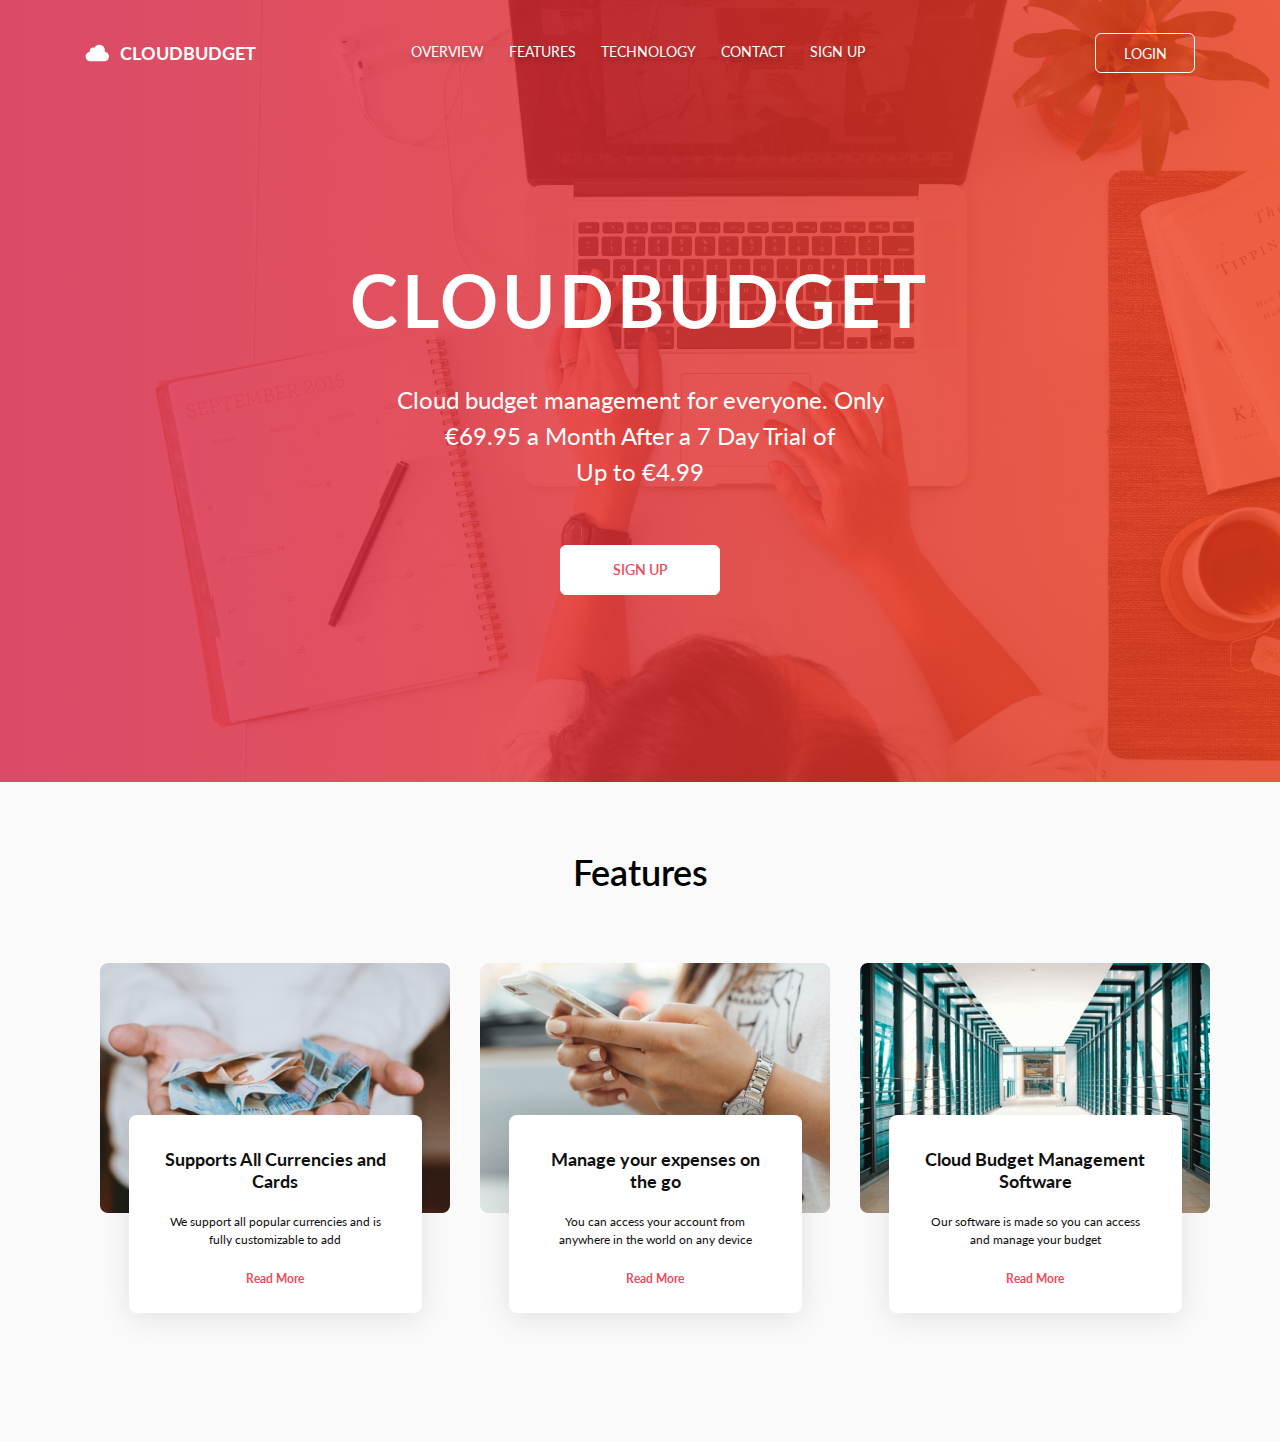
<file: index.html>
<!DOCTYPE html>
<html lang="en">
<head>
    <meta charset="UTF-8">
    <meta http-equiv="X-UA-Compatible" content="IE=edge">
    <meta name="viewport" content="width=device-width, initial-scale=1.0">
    <link rel="stylesheet" href="reset/reset.css">
    <link rel="stylesheet" href="fonts/stylesheet.css">
    <link rel="stylesheet" href="css/style.css">
    <title>CloudBudget</title>
</head>
<body>
    <header class="header-banner">
        <div class="container">
            <div class="header-row header-row__box">
                <div class="header-logo">
                    <a href="#">
                        <svg class="header-logo__icon" viewBox="0 0 26 19" fill="none" xmlns="http://www.w3.org/2000/svg">
                            <path d="M20.605 8.05005C20.605 7.61505 20.75 7.18005 20.75 6.60005C20.75 3.41005 18.14 0.800049 14.95 0.800049C12.63 0.800049 10.745 2.10505 9.73001 3.99005C9.44001 3.84505 8.86001 3.70005 8.42501 3.70005C6.39501 3.70005 4.80001 5.29505 4.80001 7.32505C4.80001 7.61505 4.80001 7.90505 4.94501 8.05005C2.33501 8.48505 0.450012 10.515 0.450012 13.125C0.450012 15.88 2.77001 18.2 5.52501 18.2H20.025C22.78 18.2 25.1 15.88 25.1 13.125C25.1 10.515 23.215 8.34005 20.605 8.05005Z" fill="white"/>
                        </svg>
                    </a>                        
                    <a class="header-logo__name">CloudBudget</a>
                </div>
                <nav>
                    <ul class="header-list">
                        <li class="header-list__item"><a href="#" class="header-list__link">OVERVIEW </a></li>
                        <li class="header-list__item"><a href="#" class="header-list__link">FEATURES</a></li>
                        <li class="header-list__item"><a href="#" class="header-list__link">TECHNOLOGY</a></li>
                        <li class="header-list__item"><a href="#" class="header-list__link">CONTACT</a></li>
                        <li class="header-list__item"><a href="#" class="header-list__link">Sign up</a></li>
                    </ul>
                </nav>            
                <a href="#" class="header header__login">login</a>
            </div>
            <div class="header-column">
                <h1 class="header-column__title">CloudBudget</h1>
                <p class="header-column__text">Cloud budget management for everyone. Only €69.95 a Month After a 7 Day Trial of</p>
                <p class="header-column__text">Up to €4.99</p>
                <a href="#" class="header-column__button">Sign Up</a>
            </div>
        </div>
    </header>
    <main class="features">
        <div class="container">
            <h2 class="block-title">Features</h2>
            <div class="cards-features">
                <article class="features-card">
                    <img src="img/features1.jpg" alt="support for all types of currencies" class="fetures-card__img">
                    <div class="card">
                        <h3 class="card__title">
                            Supports All Currencies and Cards
                        </h3>
                        <p class="card__text">
                            We support all popular currencies and is fully customizable to add
                        </p>
                        <a href="#" class="card__link">Read More</a>
                    </div>
                </article>
                <article class="features-card">
                    <img src="img/features2.jpg" alt="software support for the application" class="features-card__img">
                    <div class="card">
                        <h3 class="card__title">
                            Manage your expenses on the go
                        </h3>
                        <p class="card__text">
                            You can access your account from anywhere in the world on any device
                        </p>
                        <a href="#" class="card__link">Read More</a>
                    </div>
                </article>
                <article class="features-card">
                    <img src="img/features3.jpg" alt="Cloud Management" class="fetures-card__img">
                    <div class="card">
                        <h3 class="card__title">
                            Cloud Budget Management Software
                        </h3>
                        <p class="card__text">
                            Our software is made so you can access and manage your budget
                        </p>
                        <a href="#" class="card__link">Read More</a>
                    </div>
                </article>
            </div>
        </div>
    </main>
    <footer>

    </footer>
</body>
</html>
</file>
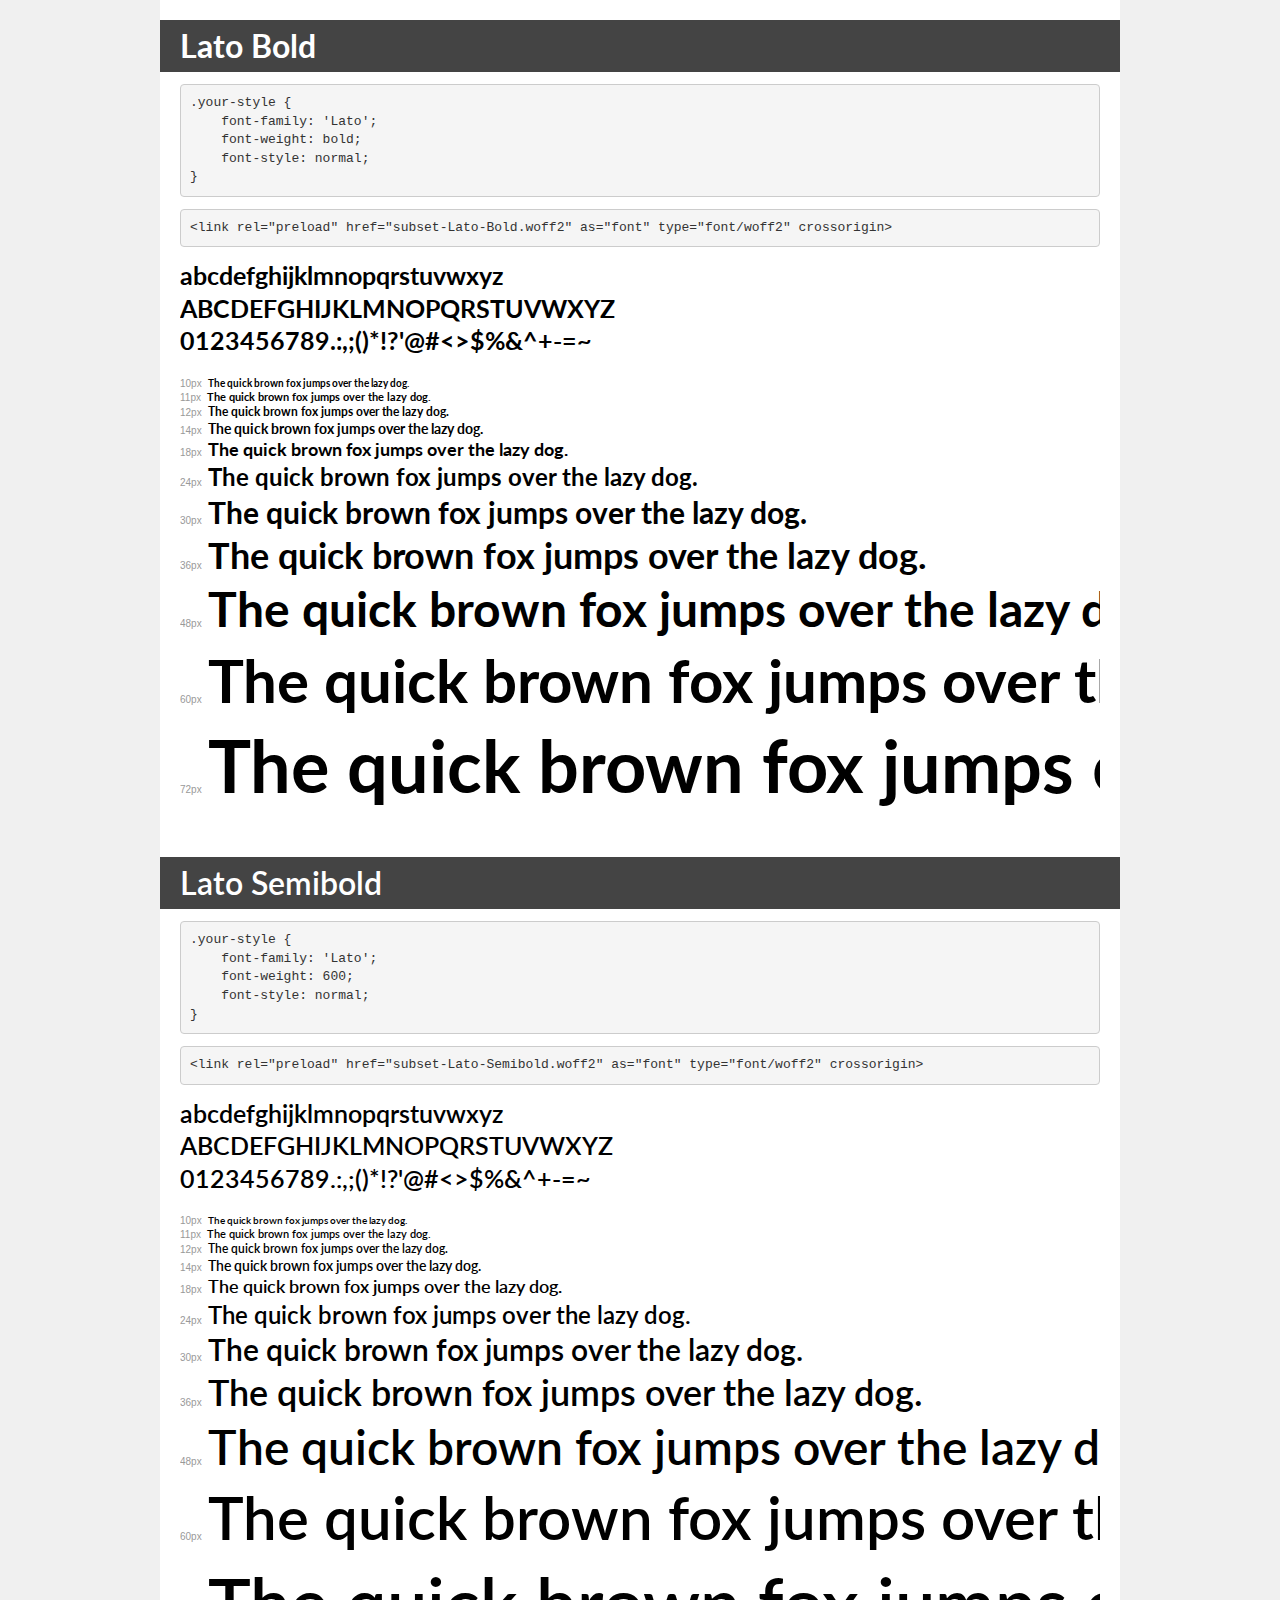
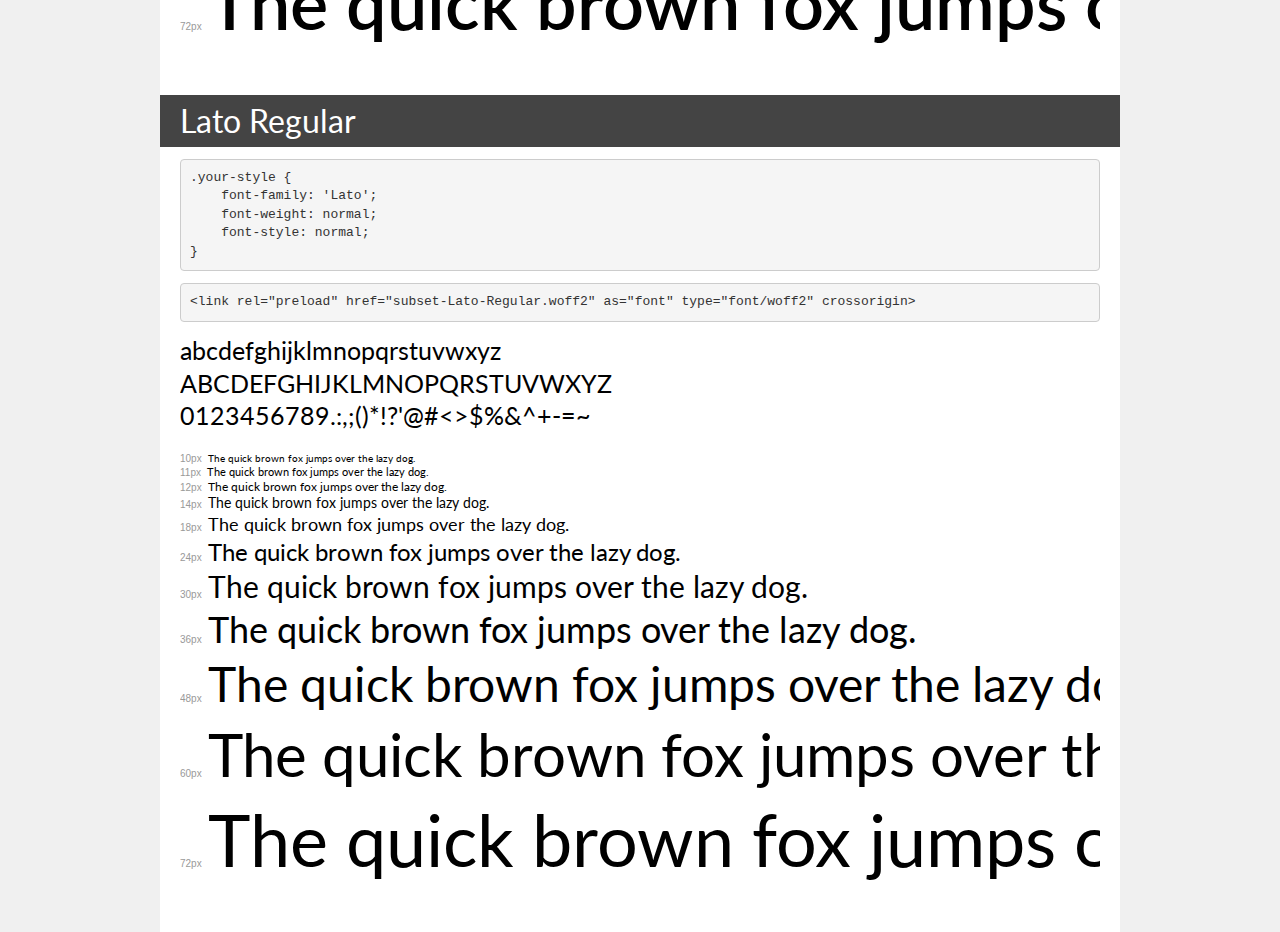
<file: fonts/demo.html>
<!DOCTYPE html>
<html lang="en">
<head>
    <meta charset="utf-8">
    <meta http-equiv="X-UA-Compatible" content="IE=edge">
    <meta name="viewport" content="width=device-width, initial-scale=1">
    <meta name="robots" content="noindex, noarchive">
    <meta name="format-detection" content="telephone=no">
    <title>Transfonter demo</title>
    <link href="stylesheet.css" rel="stylesheet">
    <style>
        /*
        http://meyerweb.com/eric/tools/css/reset/
        v2.0 | 20110126
        License: none (public domain)
        */
        html, body, div, span, applet, object, iframe,
        h1, h2, h3, h4, h5, h6, p, blockquote, pre,
        a, abbr, acronym, address, big, cite, code,
        del, dfn, em, img, ins, kbd, q, s, samp,
        small, strike, strong, sub, sup, tt, var,
        b, u, i, center,
        dl, dt, dd, ol, ul, li,
        fieldset, form, label, legend,
        table, caption, tbody, tfoot, thead, tr, th, td,
        article, aside, canvas, details, embed,
        figure, figcaption, footer, header, hgroup,
        menu, nav, output, ruby, section, summary,
        time, mark, audio, video {
            margin: 0;
            padding: 0;
            border: 0;
            font-size: 100%;
            font: inherit;
            vertical-align: baseline;
        }
        /* HTML5 display-role reset for older browsers */
        article, aside, details, figcaption, figure,
        footer, header, hgroup, menu, nav, section {
            display: block;
        }
        body {
            line-height: 1;
        }
        ol, ul {
            list-style: none;
        }
        blockquote, q {
            quotes: none;
        }
        blockquote:before, blockquote:after,
        q:before, q:after {
            content: '';
            content: none;
        }
        table {
            border-collapse: collapse;
            border-spacing: 0;
        }
        /* demo styles */
        body {
            background: #f0f0f0;
            color: #000;
        }
        .page {
            background: #fff;
            width: 920px;
            margin: 0 auto;
            padding: 20px 20px 0 20px;
            overflow: hidden;
        }
        .font-container {
            overflow-x: auto;
            overflow-y: hidden;
            margin-bottom: 40px;
            line-height: 1.3;
            white-space: nowrap;
            padding-bottom: 5px;
        }
        h1 {
            position: relative;
            background: #444;
            font-size: 32px;
            color: #fff;
            padding: 10px 20px;
            margin: 0 -20px 12px -20px;
        }
        .letters {
            font-size: 25px;
            margin-bottom: 20px;
        }
        .s10:before {
            content: '10px';
        }
        .s11:before {
            content: '11px';
        }
        .s12:before {
            content: '12px';
        }
        .s14:before {
            content: '14px';
        }
        .s18:before {
            content: '18px';
        }
        .s24:before {
            content: '24px';
        }
        .s30:before {
            content: '30px';
        }
        .s36:before {
            content: '36px';
        }
        .s48:before {
            content: '48px';
        }
        .s60:before {
            content: '60px';
        }
        .s72:before {
            content: '72px';
        }
        .s10:before, .s11:before, .s12:before, .s14:before,
        .s18:before, .s24:before, .s30:before, .s36:before,
        .s48:before, .s60:before, .s72:before {
            font-family: Arial, sans-serif;
            font-size: 10px;
            font-weight: normal;
            font-style: normal;
            color: #999;
            padding-right: 6px;
        }
        pre {
            display: block;
            padding: 9px;
            margin: 0 0 12px;
            font-family: Monaco, Menlo, Consolas, "Courier New", monospace;
            font-size: 13px;
            line-height: 1.428571429;
            color: #333;
            font-weight: normal;
            font-style: normal;
            background-color: #f5f5f5;
            border: 1px solid #ccc;
            overflow-x: auto;
            border-radius: 4px;
        }
        /* responsive */
        @media (max-width: 959px) {
            .page {
                width: auto;
                margin: 0;
            }
        }
    </style>
</head>
<body>
<div class="page">
    <div class="demo">
        <h1 style="font-family: 'Lato'; font-weight: bold; font-style: normal;">Lato Bold</h1>
        <pre title="Usage">.your-style {
    font-family: 'Lato';
    font-weight: bold;
    font-style: normal;
}</pre>
        <pre title="Preload (optional)">
&lt;link rel=&quot;preload&quot; href=&quot;subset-Lato-Bold.woff2&quot; as=&quot;font&quot; type=&quot;font/woff2&quot; crossorigin&gt;</pre>
        <div class="font-container" style="font-family: 'Lato'; font-weight: bold; font-style: normal;">
            <p class="letters">
                abcdefghijklmnopqrstuvwxyz<br>
ABCDEFGHIJKLMNOPQRSTUVWXYZ<br>
                0123456789.:,;()*!?'@#&lt;&gt;$%&^+-=~
            </p>
            <p class="s10" style="font-size: 10px;">The quick brown fox jumps over the lazy dog.</p>
            <p class="s11" style="font-size: 11px;">The quick brown fox jumps over the lazy dog.</p>
            <p class="s12" style="font-size: 12px;">The quick brown fox jumps over the lazy dog.</p>
            <p class="s14" style="font-size: 14px;">The quick brown fox jumps over the lazy dog.</p>
            <p class="s18" style="font-size: 18px;">The quick brown fox jumps over the lazy dog.</p>
            <p class="s24" style="font-size: 24px;">The quick brown fox jumps over the lazy dog.</p>
            <p class="s30" style="font-size: 30px;">The quick brown fox jumps over the lazy dog.</p>
            <p class="s36" style="font-size: 36px;">The quick brown fox jumps over the lazy dog.</p>
            <p class="s48" style="font-size: 48px;">The quick brown fox jumps over the lazy dog.</p>
            <p class="s60" style="font-size: 60px;">The quick brown fox jumps over the lazy dog.</p>
            <p class="s72" style="font-size: 72px;">The quick brown fox jumps over the lazy dog.</p>
        </div>
    </div>

    <div class="demo">
        <h1 style="font-family: 'Lato'; font-weight: 600; font-style: normal;">Lato Semibold</h1>
        <pre title="Usage">.your-style {
    font-family: 'Lato';
    font-weight: 600;
    font-style: normal;
}</pre>
        <pre title="Preload (optional)">
&lt;link rel=&quot;preload&quot; href=&quot;subset-Lato-Semibold.woff2&quot; as=&quot;font&quot; type=&quot;font/woff2&quot; crossorigin&gt;</pre>
        <div class="font-container" style="font-family: 'Lato'; font-weight: 600; font-style: normal;">
            <p class="letters">
                abcdefghijklmnopqrstuvwxyz<br>
ABCDEFGHIJKLMNOPQRSTUVWXYZ<br>
                0123456789.:,;()*!?'@#&lt;&gt;$%&^+-=~
            </p>
            <p class="s10" style="font-size: 10px;">The quick brown fox jumps over the lazy dog.</p>
            <p class="s11" style="font-size: 11px;">The quick brown fox jumps over the lazy dog.</p>
            <p class="s12" style="font-size: 12px;">The quick brown fox jumps over the lazy dog.</p>
            <p class="s14" style="font-size: 14px;">The quick brown fox jumps over the lazy dog.</p>
            <p class="s18" style="font-size: 18px;">The quick brown fox jumps over the lazy dog.</p>
            <p class="s24" style="font-size: 24px;">The quick brown fox jumps over the lazy dog.</p>
            <p class="s30" style="font-size: 30px;">The quick brown fox jumps over the lazy dog.</p>
            <p class="s36" style="font-size: 36px;">The quick brown fox jumps over the lazy dog.</p>
            <p class="s48" style="font-size: 48px;">The quick brown fox jumps over the lazy dog.</p>
            <p class="s60" style="font-size: 60px;">The quick brown fox jumps over the lazy dog.</p>
            <p class="s72" style="font-size: 72px;">The quick brown fox jumps over the lazy dog.</p>
        </div>
    </div>

    <div class="demo">
        <h1 style="font-family: 'Lato'; font-weight: normal; font-style: normal;">Lato Regular</h1>
        <pre title="Usage">.your-style {
    font-family: 'Lato';
    font-weight: normal;
    font-style: normal;
}</pre>
        <pre title="Preload (optional)">
&lt;link rel=&quot;preload&quot; href=&quot;subset-Lato-Regular.woff2&quot; as=&quot;font&quot; type=&quot;font/woff2&quot; crossorigin&gt;</pre>
        <div class="font-container" style="font-family: 'Lato'; font-weight: normal; font-style: normal;">
            <p class="letters">
                abcdefghijklmnopqrstuvwxyz<br>
ABCDEFGHIJKLMNOPQRSTUVWXYZ<br>
                0123456789.:,;()*!?'@#&lt;&gt;$%&^+-=~
            </p>
            <p class="s10" style="font-size: 10px;">The quick brown fox jumps over the lazy dog.</p>
            <p class="s11" style="font-size: 11px;">The quick brown fox jumps over the lazy dog.</p>
            <p class="s12" style="font-size: 12px;">The quick brown fox jumps over the lazy dog.</p>
            <p class="s14" style="font-size: 14px;">The quick brown fox jumps over the lazy dog.</p>
            <p class="s18" style="font-size: 18px;">The quick brown fox jumps over the lazy dog.</p>
            <p class="s24" style="font-size: 24px;">The quick brown fox jumps over the lazy dog.</p>
            <p class="s30" style="font-size: 30px;">The quick brown fox jumps over the lazy dog.</p>
            <p class="s36" style="font-size: 36px;">The quick brown fox jumps over the lazy dog.</p>
            <p class="s48" style="font-size: 48px;">The quick brown fox jumps over the lazy dog.</p>
            <p class="s60" style="font-size: 60px;">The quick brown fox jumps over the lazy dog.</p>
            <p class="s72" style="font-size: 72px;">The quick brown fox jumps over the lazy dog.</p>
        </div>
    </div>

</div>
</body>
</html>
</file>
<file: fonts/stylesheet.css>
@font-face {
    font-family: 'Lato';
    src: url('subset-Lato-Bold.eot');
    src: url('subset-Lato-Bold.eot?#iefix') format('embedded-opentype'),
        url('subset-Lato-Bold.woff2') format('woff2'),
        url('subset-Lato-Bold.woff') format('woff'),
        url('subset-Lato-Bold.ttf') format('truetype'),
        url('subset-Lato-Bold.svg#Lato-Bold') format('svg');
    font-weight: 700;
    font-style: normal;
    font-display: swap;
}

@font-face {
    font-family: 'Lato';
    src: url('subset-Lato-Semibold.eot');
    src: url('subset-Lato-Semibold.eot?#iefix') format('embedded-opentype'),
        url('subset-Lato-Semibold.woff2') format('woff2'),
        url('subset-Lato-Semibold.woff') format('woff'),
        url('subset-Lato-Semibold.ttf') format('truetype'),
        url('subset-Lato-Semibold.svg#Lato-Semibold') format('svg');
    font-weight: 600;
    font-style: normal;
    font-display: swap;
}

@font-face {
    font-family: 'Lato';
    src: url('subset-Lato-Regular.eot');
    src: url('subset-Lato-Regular.eot?#iefix') format('embedded-opentype'),
        url('subset-Lato-Regular.woff2') format('woff2'),
        url('subset-Lato-Regular.woff') format('woff'),
        url('subset-Lato-Regular.ttf') format('truetype'),
        url('subset-Lato-Regular.svg#Lato-Regular') format('svg');
    font-weight: 400;
    font-style: normal;
    font-display: swap;
}
</file>
<file: css/style.css>
* {
  box-sizing: border-box;
}

body {
  min-width: 360px;
  font-family: "Lato";
  font-size: 12px;
  line-height: 18px;
  font-weight: 400;
}

.container {
  display: block;
  max-width: 1110px;
  margin: 0 auto;
}

a {
  text-decoration: none;
  color: #fff;
}

.header-column__button:hover, .header__login:hover, .header-list__link:hover, .header-logo__name:hover {
  text-shadow: 0px 4px 4px rgba(0, 0, 0, 0.75);
}

.block-title {
  font-weight: 600;
  font-size: 36px;
  line-height: 54px;
  text-align: center;
}

.card__title {
  font-weight: 700;
  font-size: 18px;
  line-height: 22px;
  text-align: center;
  color: #101010;
}

.header-banner {
  display: block;
  margin: 0 auto;
  background-image: linear-gradient(to right, rgba(213, 32, 71, 0.8), rgba(238, 61, 27, 0.8)), url(../img/header-banner.png);
  background-position: center;
  background-repeat: no-repeat;
  background-size: cover;
  max-width: 1440px;
  padding: 0 25px;
}

.header-row {
  display: flex;
  justify-content: space-between;
  align-items: center;
}
.header-row__box {
  min-height: 106px;
}

.header-logo {
  display: flex;
  align-items: center;
}
.header-logo__icon {
  display: flex;
  align-items: center;
  width: 25px;
  height: 18px;
}
.header-logo__name {
  margin-left: 10px;
  font-weight: 700;
  font-size: 18px;
  line-height: 22px;
  text-transform: uppercase;
}
.header-list {
  display: flex;
}
.header-list__item {
  margin-right: 25px;
}
.header-list__item:last-child {
  margin-right: 0;
}
.header-list__link {
  text-transform: uppercase;
  font-size: 14px;
  line-height: 16px;
  text-shadow: 0px 4px 4px rgba(0, 0, 0, 0.25);
}
.header__login {
  min-width: 100px;
  min-height: 40px;
  display: flex;
  justify-content: center;
  align-items: center;
  font-size: 14px;
  line-height: 17px;
  text-transform: uppercase;
  border: 1px solid #fff;
  border-radius: 6px;
  margin-left: 75px;
}
.header__login:hover {
  box-shadow: 0px 4px 4px rgba(0, 0, 0, 0.25);
}

.header-column {
  display: flex;
  flex-direction: column;
  align-items: center;
}
.header-column__title {
  margin: 151px 0 39px;
  font-weight: 700;
  font-size: 72px;
  line-height: 86px;
  letter-spacing: 0.05em;
  text-transform: uppercase;
  color: #fff;
}
.header-column__text {
  font-weight: 400;
  font-size: 24px;
  line-height: 36px;
  text-align: center;
  color: #fff;
  max-width: 540px;
}
.header-column__button {
  display: flex;
  justify-content: center;
  align-items: center;
  width: 160px;
  height: 50px;
  border-radius: 6px;
  border: 1px solid #fff;
  background-color: #fff;
  font-size: 14px;
  line-height: 16px;
  font-weight: 600;
  color: #ED4C5C;
  text-transform: uppercase;
  margin: 55px 0 187px;
}
.header-column__button:hover {
  color: #fff;
  background-color: transparent;
  box-shadow: 0px 4px 4px rgba(0, 0, 0, 0.25);
}

.features {
  background-color: #fafafa;
  padding: 63px 0 31px;
}

.cards-features {
  display: flex;
  justify-content: space-between;
  margin-top: 64px;
}

.features-card {
  display: flex;
  flex-direction: column;
  align-items: center;
  margin: 0 15px;
}
.features-card__img {
  width: 350px;
  height: 250px;
}

.card {
  width: 293px;
  min-height: 198px;
  border-radius: 8px;
  background-color: #fff;
  box-shadow: 0px 5px 30px rgba(0, 0, 0, 0.1);
  padding: 33px 32px 25px 32px;
  display: flex;
  flex-direction: column;
  justify-content: space-between;
  position: relative;
  top: -98px;
}
.card__text {
  color: #101010;
  text-align: center;
}
.card__link {
  font-weight: 700;
  text-align: center;
  color: #ED4C5C;
}

@media (max-width: 1110px) {
  .header-row {
    display: flex;
    flex-direction: column;
    justify-content: space-around;
    min-height: 230px;
  }
  .header__login {
    margin-left: 0;
  }
  .cards-features {
    flex-wrap: wrap;
    justify-content: space-between;
    padding: 0 9%;
  }
  .features-card {
    margin: 0 30px;
  }
}
@media (max-width: 1000px) {
  .cards-features {
    justify-content: center;
  }
}
@media (max-width: 768px) {
  .header-row {
    padding-top: 15px;
    align-items: flex-start;
    justify-content: space-around;
    min-height: 300px;
  }
  .header-list {
    display: flex;
    flex-direction: column;
  }
  .header-list__link {
    font-size: 18px;
    line-height: 32px;
  }
  .header-logo__icon {
    width: 30px;
    height: 21px;
  }
  .header-logo__name {
    font-weight: 400;
    font-size: 24px;
    line-height: 24px;
    letter-spacing: 0.1em;
  }
  .header-column__title {
    margin: 70px 0 39px;
    font-size: 40px;
    line-height: 40px;
  }
  .header-column__text {
    font-size: 18px;
    line-height: 26px;
  }
}

/*# sourceMappingURL=style.css.map */
</file>
